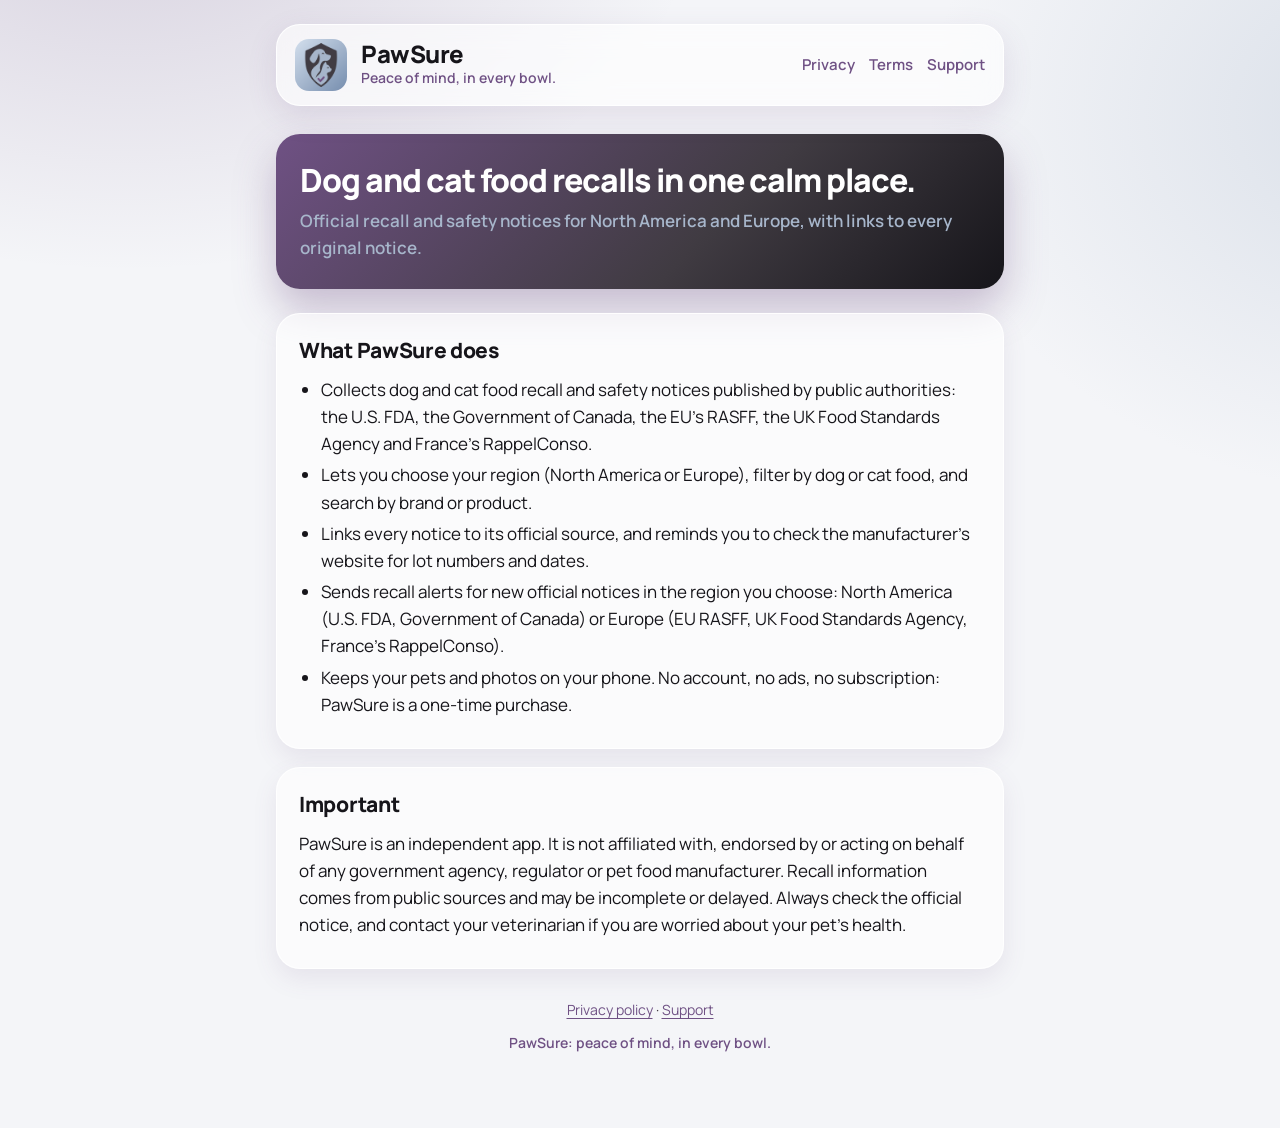
<file: index.html>
<!doctype html>
<html lang="en">
<head>
  <meta charset="utf-8">
  <meta name="viewport" content="width=device-width, initial-scale=1">
  <title>PawSure</title>
  <meta name="description" content="PawSure: dog and cat food recall notices for North America and Europe, from official sources.">
  <link rel="icon" href="images/pawsure-icon.png">
  <link rel="stylesheet" href="styles.css">
</head>
<body>
<div class="wrap">
  <header class="site">
    <img src="images/pawsure-icon.png" alt="PawSure logo">
    <div><div class="name">PawSure</div><div class="tag">Peace of mind, in every bowl.</div></div>
    <nav class="site"><a href="privacy.html">Privacy</a><a href="terms.html">Terms</a><a href="support.html">Support</a></nav>
  </header>

  <section class="hero">
    <h1>Dog and cat food recalls in one calm place.</h1>
    <p>Official recall and safety notices for North America and Europe, with links to every original notice.</p>
  </section>

  <section class="card">
    <h2>What PawSure does</h2>
    <ul>
      <li>Collects dog and cat food recall and safety notices published by public authorities: the U.S. FDA, the Government of Canada, the EU's RASFF, the UK Food Standards Agency and France's RappelConso.</li>
      <li>Lets you choose your region (North America or Europe), filter by dog or cat food, and search by brand or product.</li>
      <li>Links every notice to its official source, and reminds you to check the manufacturer's website for lot numbers and dates.</li>
      <li>Sends recall alerts for new official notices in the region you choose: North America (U.S. FDA, Government of Canada) or Europe (EU RASFF, UK Food Standards Agency, France's RappelConso).</li>
      <li>Keeps your pets and photos on your phone. No account, no ads, no subscription: PawSure is a one-time purchase.</li>
    </ul>
  </section>

  <section class="card">
    <h2>Important</h2>
    <p>PawSure is an independent app. It is not affiliated with, endorsed by or acting on behalf of any government agency, regulator or pet food manufacturer. Recall information comes from public sources and may be incomplete or delayed. Always check the official notice, and contact your veterinarian if you are worried about your pet's health.</p>
  </section>

  <footer class="site">
    <p><a href="privacy.html">Privacy policy</a> · <a href="support.html">Support</a></p>
    <p class="slogan">PawSure: peace of mind, in every bowl.</p>
  </footer>
</div>
</body>
</html>
</file>
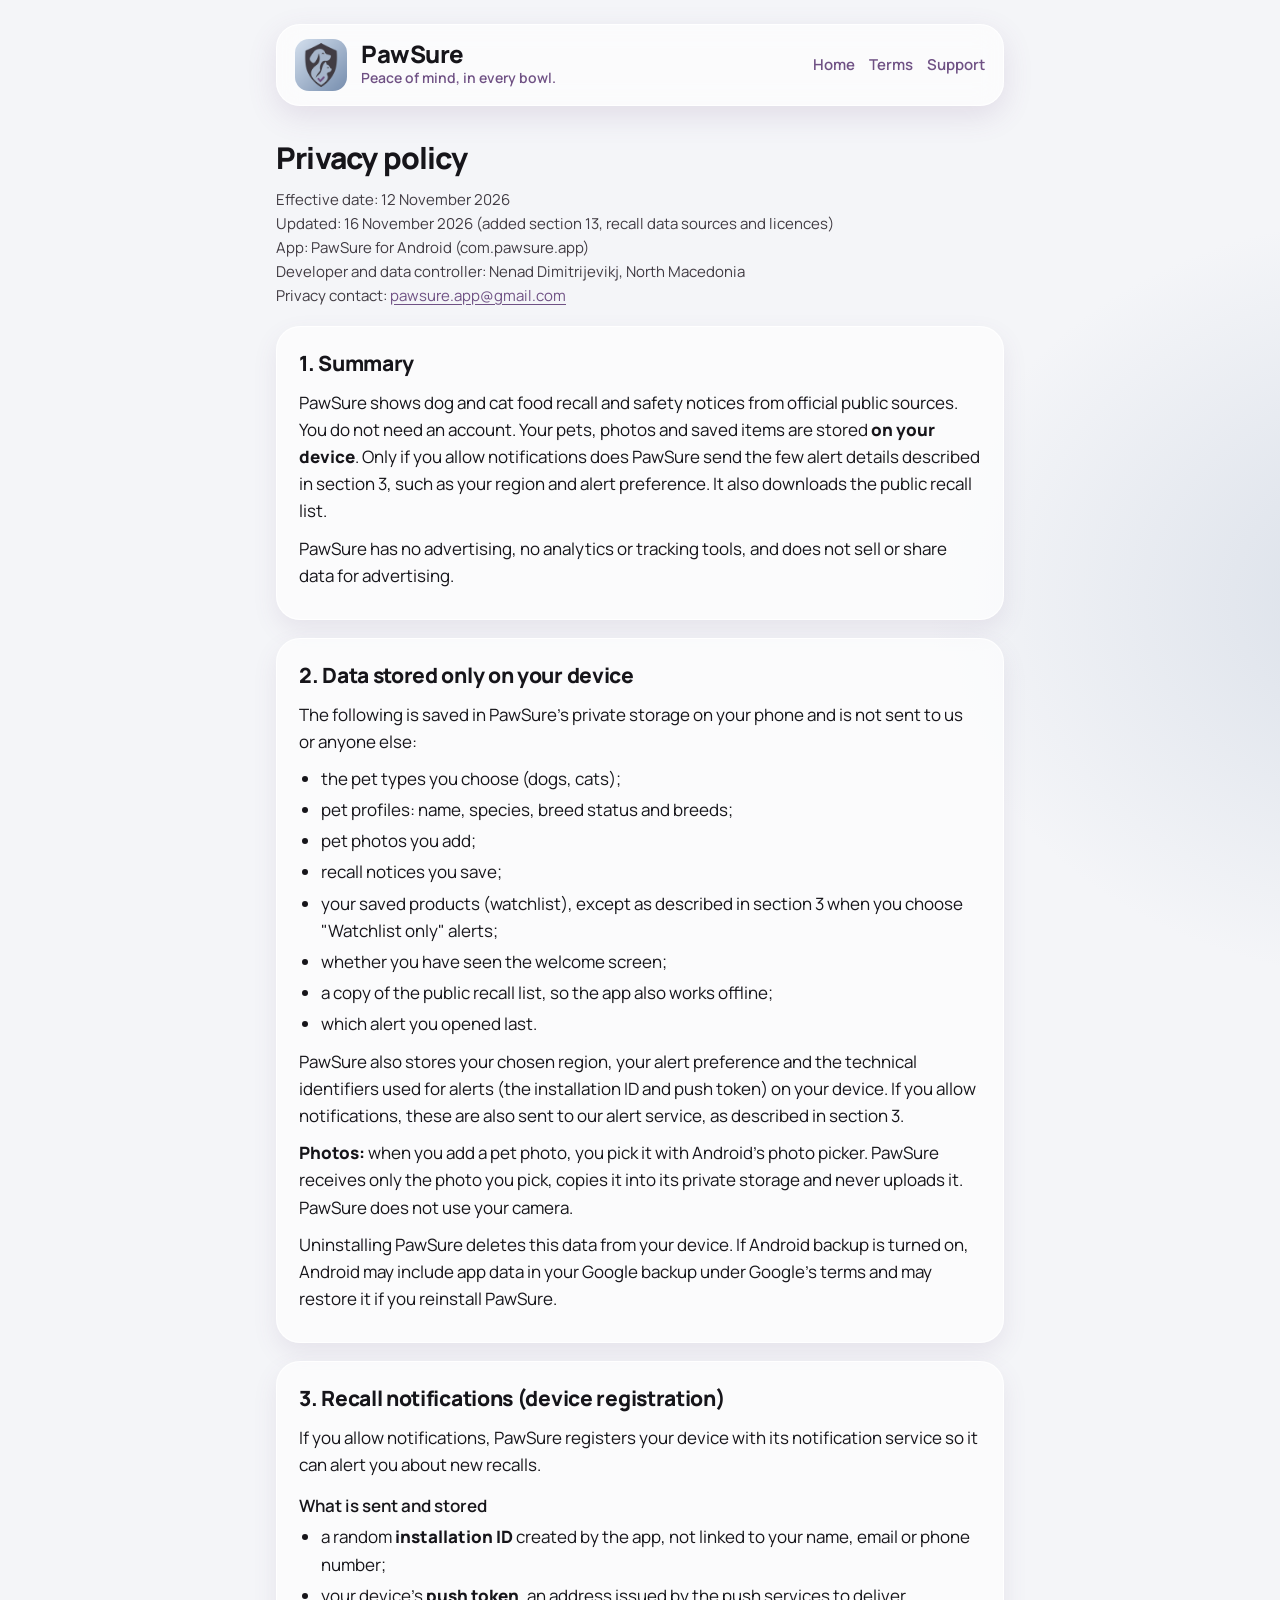
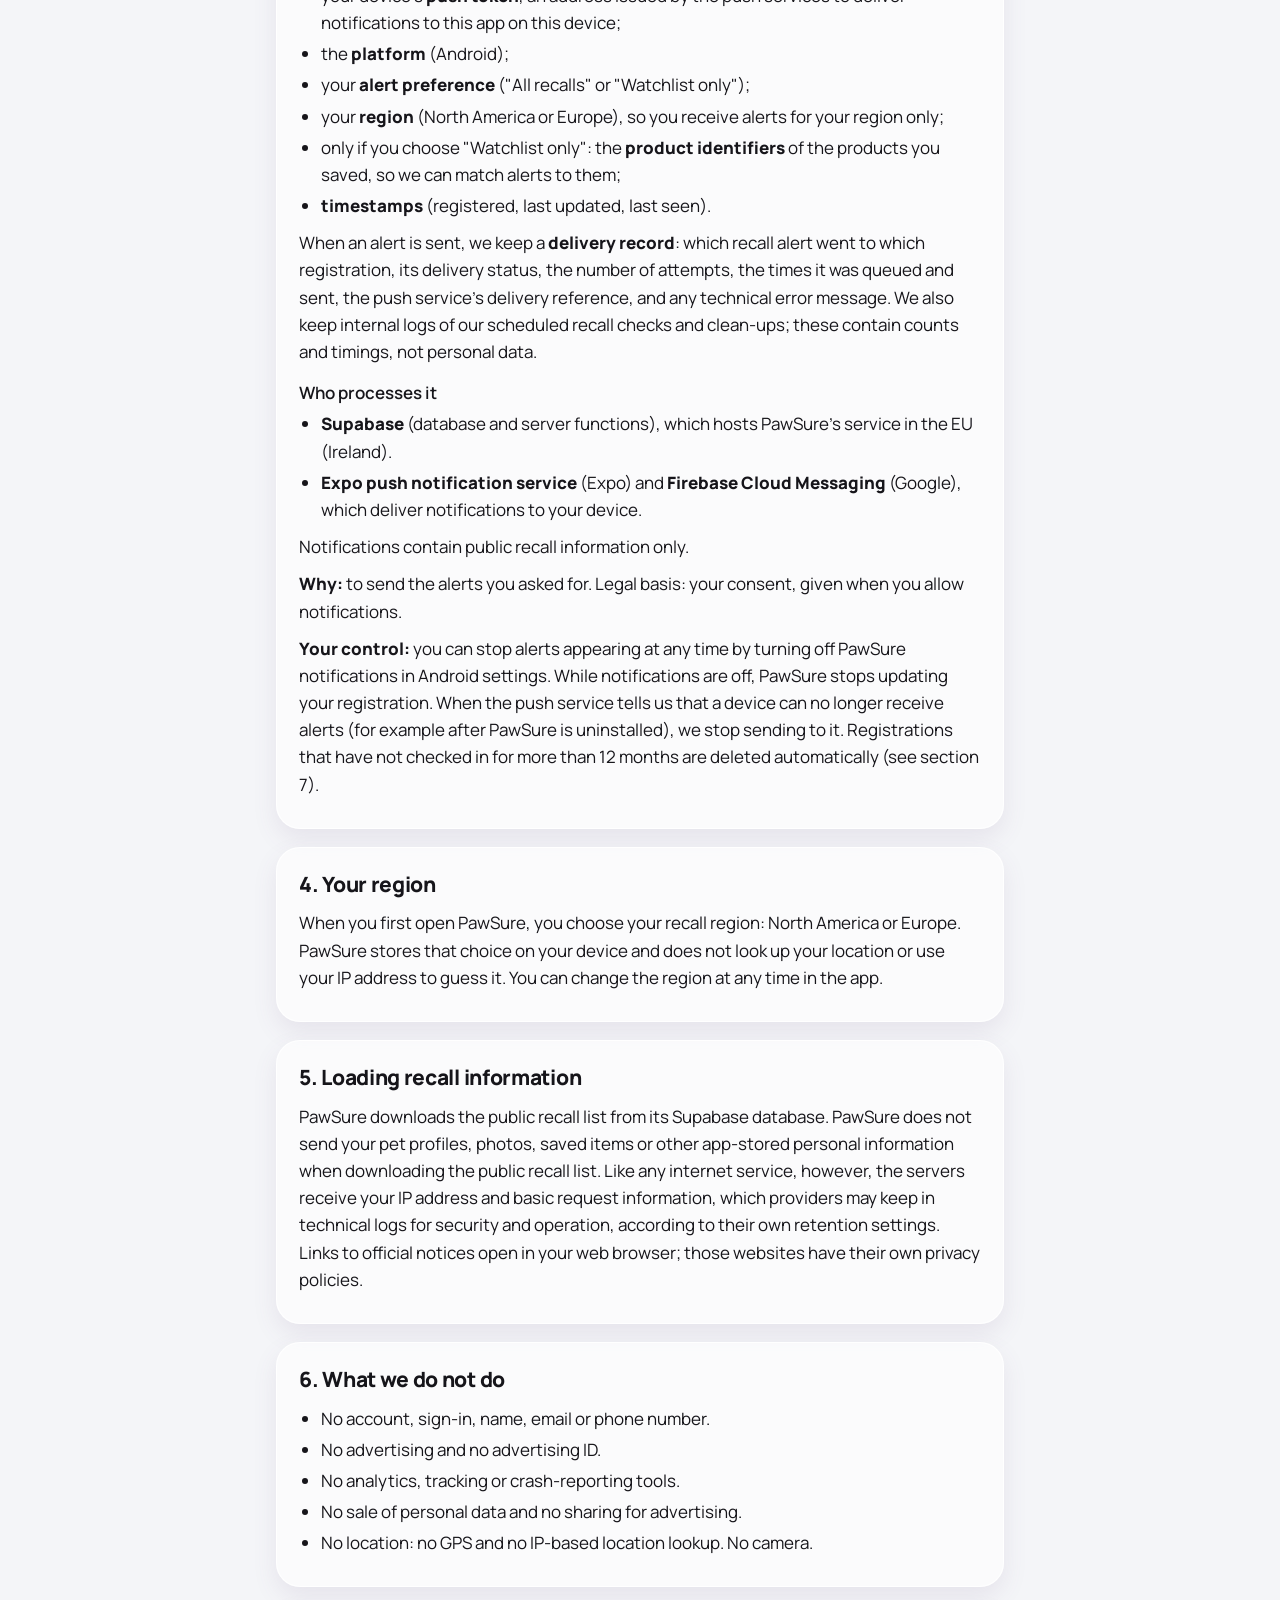
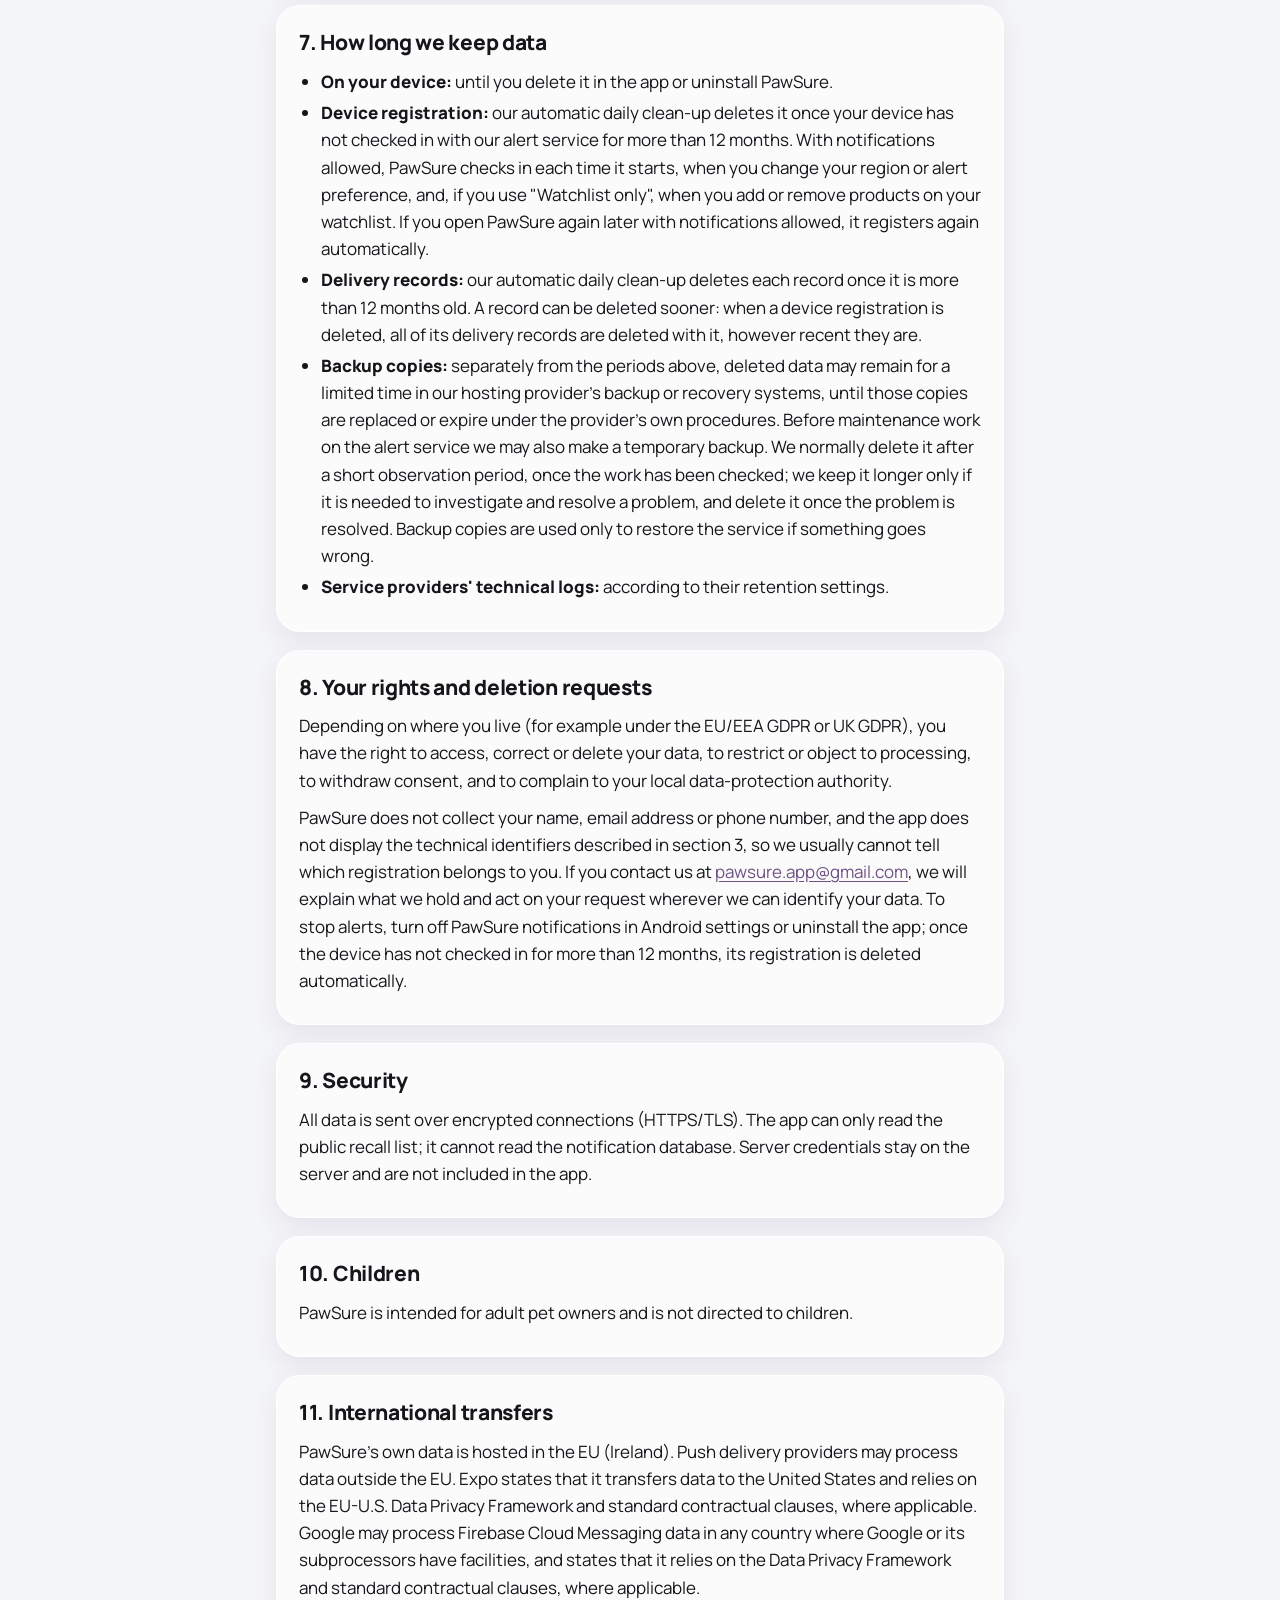
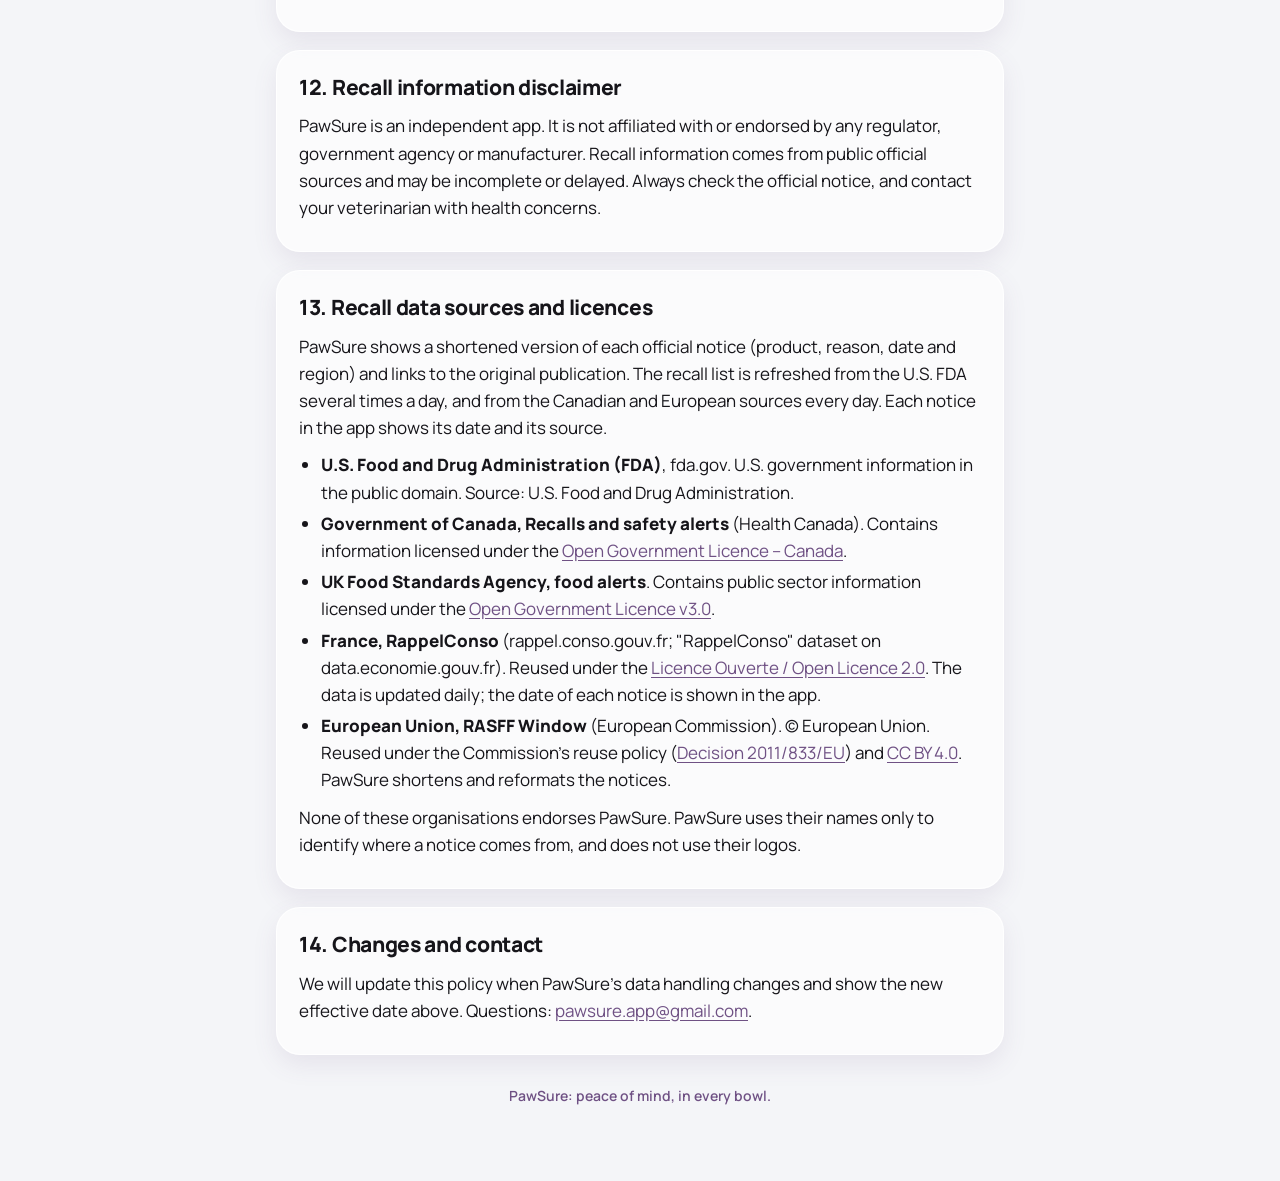
<file: privacy.html>
<!doctype html>
<html lang="en">
<head>
  <meta charset="utf-8">
  <meta name="viewport" content="width=device-width, initial-scale=1">
  <title>PawSure Privacy Policy</title>
  <meta name="description" content="How the PawSure app handles your data.">
  <link rel="icon" href="images/pawsure-icon.png">
  <link rel="stylesheet" href="styles.css">
</head>
<body>
<div class="wrap">
  <header class="site">
    <img src="images/pawsure-icon.png" alt="PawSure logo">
    <div><div class="name">PawSure</div><div class="tag">Peace of mind, in every bowl.</div></div>
    <nav class="site"><a href="index.html">Home</a><a href="terms.html">Terms</a><a href="support.html">Support</a></nav>
  </header>

  <h1 class="page">Privacy policy</h1>
  <p class="meta">
    Effective date: 12 November 2026<br>
    Updated: 16 November 2026 (added section 13, recall data sources and licences)<br>
    App: PawSure for Android (com.pawsure.app)<br>
    Developer and data controller: Nenad Dimitrijevikj, North Macedonia<br>
    Privacy contact: <a href="mailto:pawsure.app@gmail.com">pawsure.app@gmail.com</a>
  </p>

  <section class="card">
    <h2>1. Summary</h2>
    <p>PawSure shows dog and cat food recall and safety notices from official public sources. You do not need an account. Your pets, photos and saved items are stored <strong>on your device</strong>. Only if you allow notifications does PawSure send the few alert details described in section 3, such as your region and alert preference. It also downloads the public recall list.</p>
    <p>PawSure has no advertising, no analytics or tracking tools, and does not sell or share data for advertising.</p>
  </section>

  <section class="card">
    <h2>2. Data stored only on your device</h2>
    <p>The following is saved in PawSure's private storage on your phone and is not sent to us or anyone else:</p>
    <ul>
      <li>the pet types you choose (dogs, cats);</li>
      <li>pet profiles: name, species, breed status and breeds;</li>
      <li>pet photos you add;</li>
      <li>recall notices you save;</li>
      <li>your saved products (watchlist), except as described in section 3 when you choose "Watchlist only" alerts;</li>
      <li>whether you have seen the welcome screen;</li>
      <li>a copy of the public recall list, so the app also works offline;</li>
      <li>which alert you opened last.</li>
    </ul>
    <p>PawSure also stores your chosen region, your alert preference and the technical identifiers used for alerts (the installation ID and push token) on your device. If you allow notifications, these are also sent to our alert service, as described in section 3.</p>
    <p><strong>Photos:</strong> when you add a pet photo, you pick it with Android's photo picker. PawSure receives only the photo you pick, copies it into its private storage and never uploads it. PawSure does not use your camera.</p>
    <p>Uninstalling PawSure deletes this data from your device. If Android backup is turned on, Android may include app data in your Google backup under Google's terms and may restore it if you reinstall PawSure.</p>
  </section>

  <section class="card">
    <h2>3. Recall notifications (device registration)</h2>
    <p>If you allow notifications, PawSure registers your device with its notification service so it can alert you about new recalls.</p>
    <h3>What is sent and stored</h3>
    <ul>
      <li>a random <strong>installation ID</strong> created by the app, not linked to your name, email or phone number;</li>
      <li>your device's <strong>push token</strong>, an address issued by the push services to deliver notifications to this app on this device;</li>
      <li>the <strong>platform</strong> (Android);</li>
      <li>your <strong>alert preference</strong> ("All recalls" or "Watchlist only");</li>
      <li>your <strong>region</strong> (North America or Europe), so you receive alerts for your region only;</li>
      <li>only if you choose "Watchlist only": the <strong>product identifiers</strong> of the products you saved, so we can match alerts to them;</li>
      <li><strong>timestamps</strong> (registered, last updated, last seen).</li>
    </ul>
    <p>When an alert is sent, we keep a <strong>delivery record</strong>: which recall alert went to which registration, its delivery status, the number of attempts, the times it was queued and sent, the push service's delivery reference, and any technical error message. We also keep internal logs of our scheduled recall checks and clean-ups; these contain counts and timings, not personal data.</p>
    <h3>Who processes it</h3>
    <ul>
      <li><strong>Supabase</strong> (database and server functions), which hosts PawSure's service in the EU (Ireland).</li>
      <li><strong>Expo push notification service</strong> (Expo) and <strong>Firebase Cloud Messaging</strong> (Google), which deliver notifications to your device.</li>
    </ul>
    <p>Notifications contain public recall information only.</p>
    <p><strong>Why:</strong> to send the alerts you asked for. Legal basis: your consent, given when you allow notifications.</p>
    <p><strong>Your control:</strong> you can stop alerts appearing at any time by turning off PawSure notifications in Android settings. While notifications are off, PawSure stops updating your registration. When the push service tells us that a device can no longer receive alerts (for example after PawSure is uninstalled), we stop sending to it. Registrations that have not checked in for more than 12 months are deleted automatically (see section 7).</p>
  </section>

  <section class="card">
    <h2>4. Your region</h2>
    <p>When you first open PawSure, you choose your recall region: North America or Europe. PawSure stores that choice on your device and does not look up your location or use your IP address to guess it. You can change the region at any time in the app.</p>
  </section>

  <section class="card">
    <h2>5. Loading recall information</h2>
    <p>PawSure downloads the public recall list from its Supabase database. PawSure does not send your pet profiles, photos, saved items or other app-stored personal information when downloading the public recall list. Like any internet service, however, the servers receive your IP address and basic request information, which providers may keep in technical logs for security and operation, according to their own retention settings. Links to official notices open in your web browser; those websites have their own privacy policies.</p>
  </section>

  <section class="card">
    <h2>6. What we do not do</h2>
    <ul>
      <li>No account, sign-in, name, email or phone number.</li>
      <li>No advertising and no advertising ID.</li>
      <li>No analytics, tracking or crash-reporting tools.</li>
      <li>No sale of personal data and no sharing for advertising.</li>
      <li>No location: no GPS and no IP-based location lookup. No camera.</li>
    </ul>
  </section>

  <section class="card">
    <h2>7. How long we keep data</h2>
    <ul>
      <li><strong>On your device:</strong> until you delete it in the app or uninstall PawSure.</li>
      <li><strong>Device registration:</strong> our automatic daily clean-up deletes it once your device has not checked in with our alert service for more than 12 months. With notifications allowed, PawSure checks in each time it starts, when you change your region or alert preference, and, if you use "Watchlist only", when you add or remove products on your watchlist. If you open PawSure again later with notifications allowed, it registers again automatically.</li>
      <li><strong>Delivery records:</strong> our automatic daily clean-up deletes each record once it is more than 12 months old. A record can be deleted sooner: when a device registration is deleted, all of its delivery records are deleted with it, however recent they are.</li>
      <li><strong>Backup copies:</strong> separately from the periods above, deleted data may remain for a limited time in our hosting provider's backup or recovery systems, until those copies are replaced or expire under the provider's own procedures. Before maintenance work on the alert service we may also make a temporary backup. We normally delete it after a short observation period, once the work has been checked; we keep it longer only if it is needed to investigate and resolve a problem, and delete it once the problem is resolved. Backup copies are used only to restore the service if something goes wrong.</li>
      <li><strong>Service providers' technical logs:</strong> according to their retention settings.</li>
    </ul>
  </section>

  <section class="card">
    <h2>8. Your rights and deletion requests</h2>
    <p>Depending on where you live (for example under the EU/EEA GDPR or UK GDPR), you have the right to access, correct or delete your data, to restrict or object to processing, to withdraw consent, and to complain to your local data-protection authority.</p>
    <p>PawSure does not collect your name, email address or phone number, and the app does not display the technical identifiers described in section 3, so we usually cannot tell which registration belongs to you. If you contact us at <a href="mailto:pawsure.app@gmail.com">pawsure.app@gmail.com</a>, we will explain what we hold and act on your request wherever we can identify your data. To stop alerts, turn off PawSure notifications in Android settings or uninstall the app; once the device has not checked in for more than 12 months, its registration is deleted automatically.</p>
  </section>

  <section class="card">
    <h2>9. Security</h2>
    <p>All data is sent over encrypted connections (HTTPS/TLS). The app can only read the public recall list; it cannot read the notification database. Server credentials stay on the server and are not included in the app.</p>
  </section>

  <section class="card">
    <h2>10. Children</h2>
    <p>PawSure is intended for adult pet owners and is not directed to children.</p>
  </section>

  <section class="card">
    <h2>11. International transfers</h2>
    <p>PawSure's own data is hosted in the EU (Ireland). Push delivery providers may process data outside the EU. Expo states that it transfers data to the United States and relies on the EU-U.S. Data Privacy Framework and standard contractual clauses, where applicable. Google may process Firebase Cloud Messaging data in any country where Google or its subprocessors have facilities, and states that it relies on the Data Privacy Framework and standard contractual clauses, where applicable.</p>
  </section>

  <section class="card">
    <h2>12. Recall information disclaimer</h2>
    <p>PawSure is an independent app. It is not affiliated with or endorsed by any regulator, government agency or manufacturer. Recall information comes from public official sources and may be incomplete or delayed. Always check the official notice, and contact your veterinarian with health concerns.</p>
  </section>

  <section class="card" id="sources">
    <h2>13. Recall data sources and licences</h2>
    <p>PawSure shows a shortened version of each official notice (product, reason, date and region) and links to the original publication. The recall list is refreshed from the U.S. FDA several times a day, and from the Canadian and European sources every day. Each notice in the app shows its date and its source.</p>
    <ul>
      <li><strong>U.S. Food and Drug Administration (FDA)</strong>, fda.gov. U.S. government information in the public domain. Source: U.S. Food and Drug Administration.</li>
      <li><strong>Government of Canada, Recalls and safety alerts</strong> (Health Canada). Contains information licensed under the <a href="https://open.canada.ca/en/open-government-licence-canada">Open Government Licence – Canada</a>.</li>
      <li><strong>UK Food Standards Agency, food alerts</strong>. Contains public sector information licensed under the <a href="https://www.nationalarchives.gov.uk/doc/open-government-licence/version/3/">Open Government Licence v3.0</a>.</li>
      <li><strong>France, RappelConso</strong> (rappel.conso.gouv.fr; "RappelConso" dataset on data.economie.gouv.fr). Reused under the <a href="https://github.com/etalab/licence-ouverte/blob/master/LO.md">Licence Ouverte / Open Licence 2.0</a>. The data is updated daily; the date of each notice is shown in the app.</li>
      <li><strong>European Union, RASFF Window</strong> (European Commission). © European Union. Reused under the Commission's reuse policy (<a href="https://eur-lex.europa.eu/legal-content/EN/TXT/?uri=CELEX:32011D0833">Decision 2011/833/EU</a>) and <a href="https://creativecommons.org/licenses/by/4.0/">CC BY 4.0</a>. PawSure shortens and reformats the notices.</li>
    </ul>
    <p>None of these organisations endorses PawSure. PawSure uses their names only to identify where a notice comes from, and does not use their logos.</p>
  </section>

  <section class="card">
    <h2>14. Changes and contact</h2>
    <p>We will update this policy when PawSure's data handling changes and show the new effective date above. Questions: <a href="mailto:pawsure.app@gmail.com">pawsure.app@gmail.com</a>.</p>
  </section>

  <footer class="site"><p class="slogan">PawSure: peace of mind, in every bowl.</p></footer>
</div>
</body>
</html>
</file>
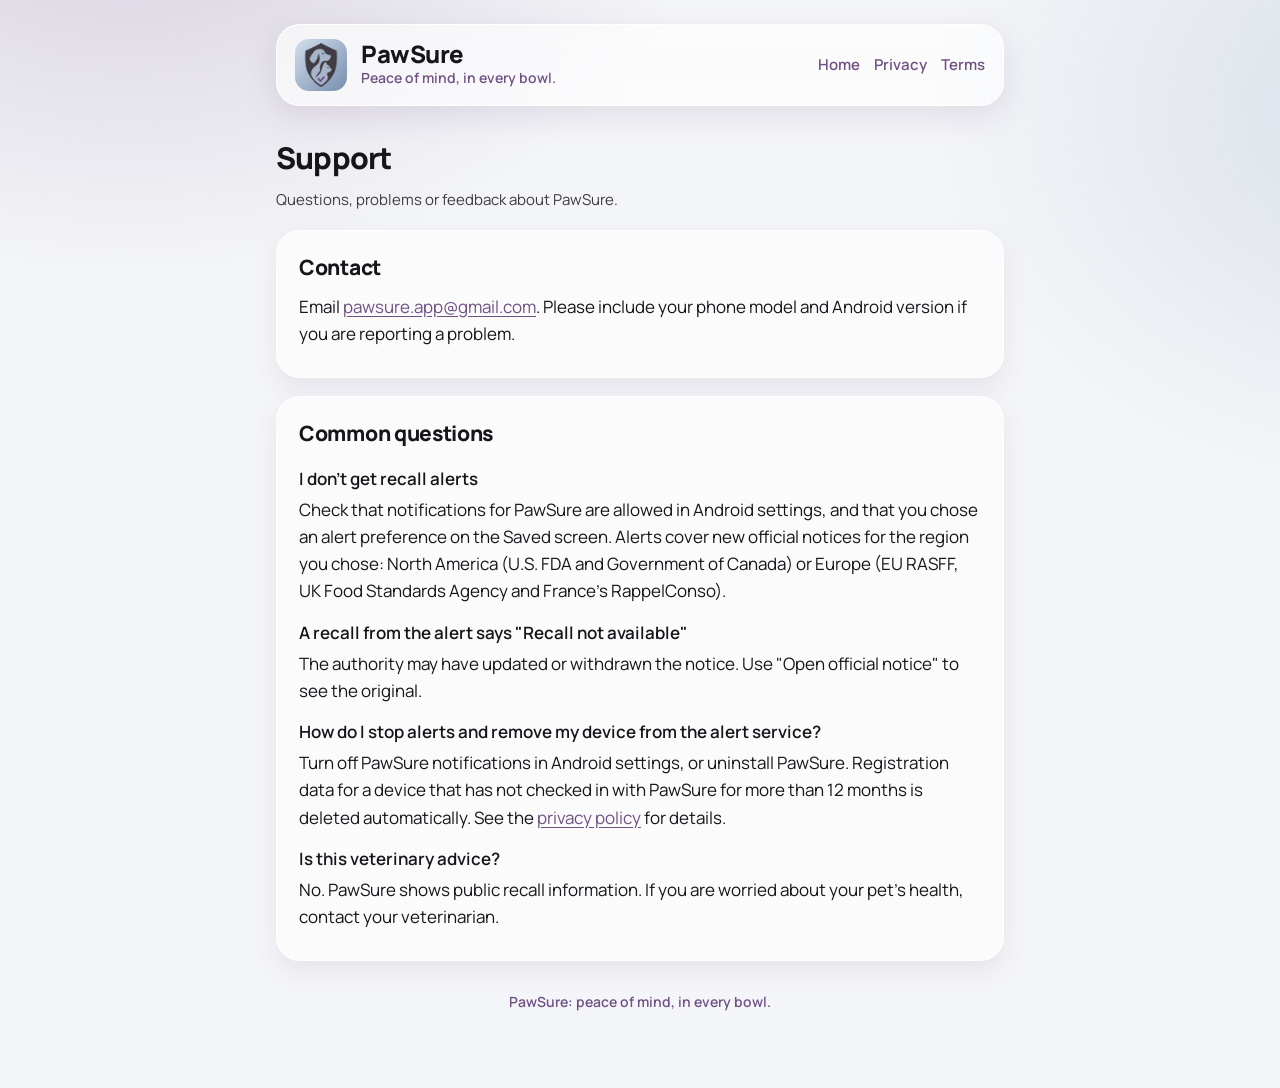
<file: support.html>
<!doctype html>
<html lang="en">
<head>
  <meta charset="utf-8">
  <meta name="viewport" content="width=device-width, initial-scale=1">
  <title>PawSure Support</title>
  <link rel="icon" href="images/pawsure-icon.png">
  <link rel="stylesheet" href="styles.css">
</head>
<body>
<div class="wrap">
  <header class="site">
    <img src="images/pawsure-icon.png" alt="PawSure logo">
    <div><div class="name">PawSure</div><div class="tag">Peace of mind, in every bowl.</div></div>
    <nav class="site"><a href="index.html">Home</a><a href="privacy.html">Privacy</a><a href="terms.html">Terms</a></nav>
  </header>

  <h1 class="page">Support</h1>
  <p class="meta">Questions, problems or feedback about PawSure.</p>

  <section class="card">
    <h2>Contact</h2>
    <p>Email <a href="mailto:pawsure.app@gmail.com">pawsure.app@gmail.com</a>. Please include your phone model and Android version if you are reporting a problem.</p>
  </section>

  <section class="card">
    <h2>Common questions</h2>
    <h3>I don't get recall alerts</h3>
    <p>Check that notifications for PawSure are allowed in Android settings, and that you chose an alert preference on the Saved screen. Alerts cover new official notices for the region you chose: North America (U.S. FDA and Government of Canada) or Europe (EU RASFF, UK Food Standards Agency and France's RappelConso).</p>
    <h3>A recall from the alert says "Recall not available"</h3>
    <p>The authority may have updated or withdrawn the notice. Use "Open official notice" to see the original.</p>
    <h3>How do I stop alerts and remove my device from the alert service?</h3>
    <p>Turn off PawSure notifications in Android settings, or uninstall PawSure. Registration data for a device that has not checked in with PawSure for more than 12 months is deleted automatically. See the <a href="privacy.html">privacy policy</a> for details.</p>
    <h3>Is this veterinary advice?</h3>
    <p>No. PawSure shows public recall information. If you are worried about your pet's health, contact your veterinarian.</p>
  </section>

  <footer class="site"><p class="slogan">PawSure: peace of mind, in every bowl.</p></footer>
</div>
</body>
</html>
</file>
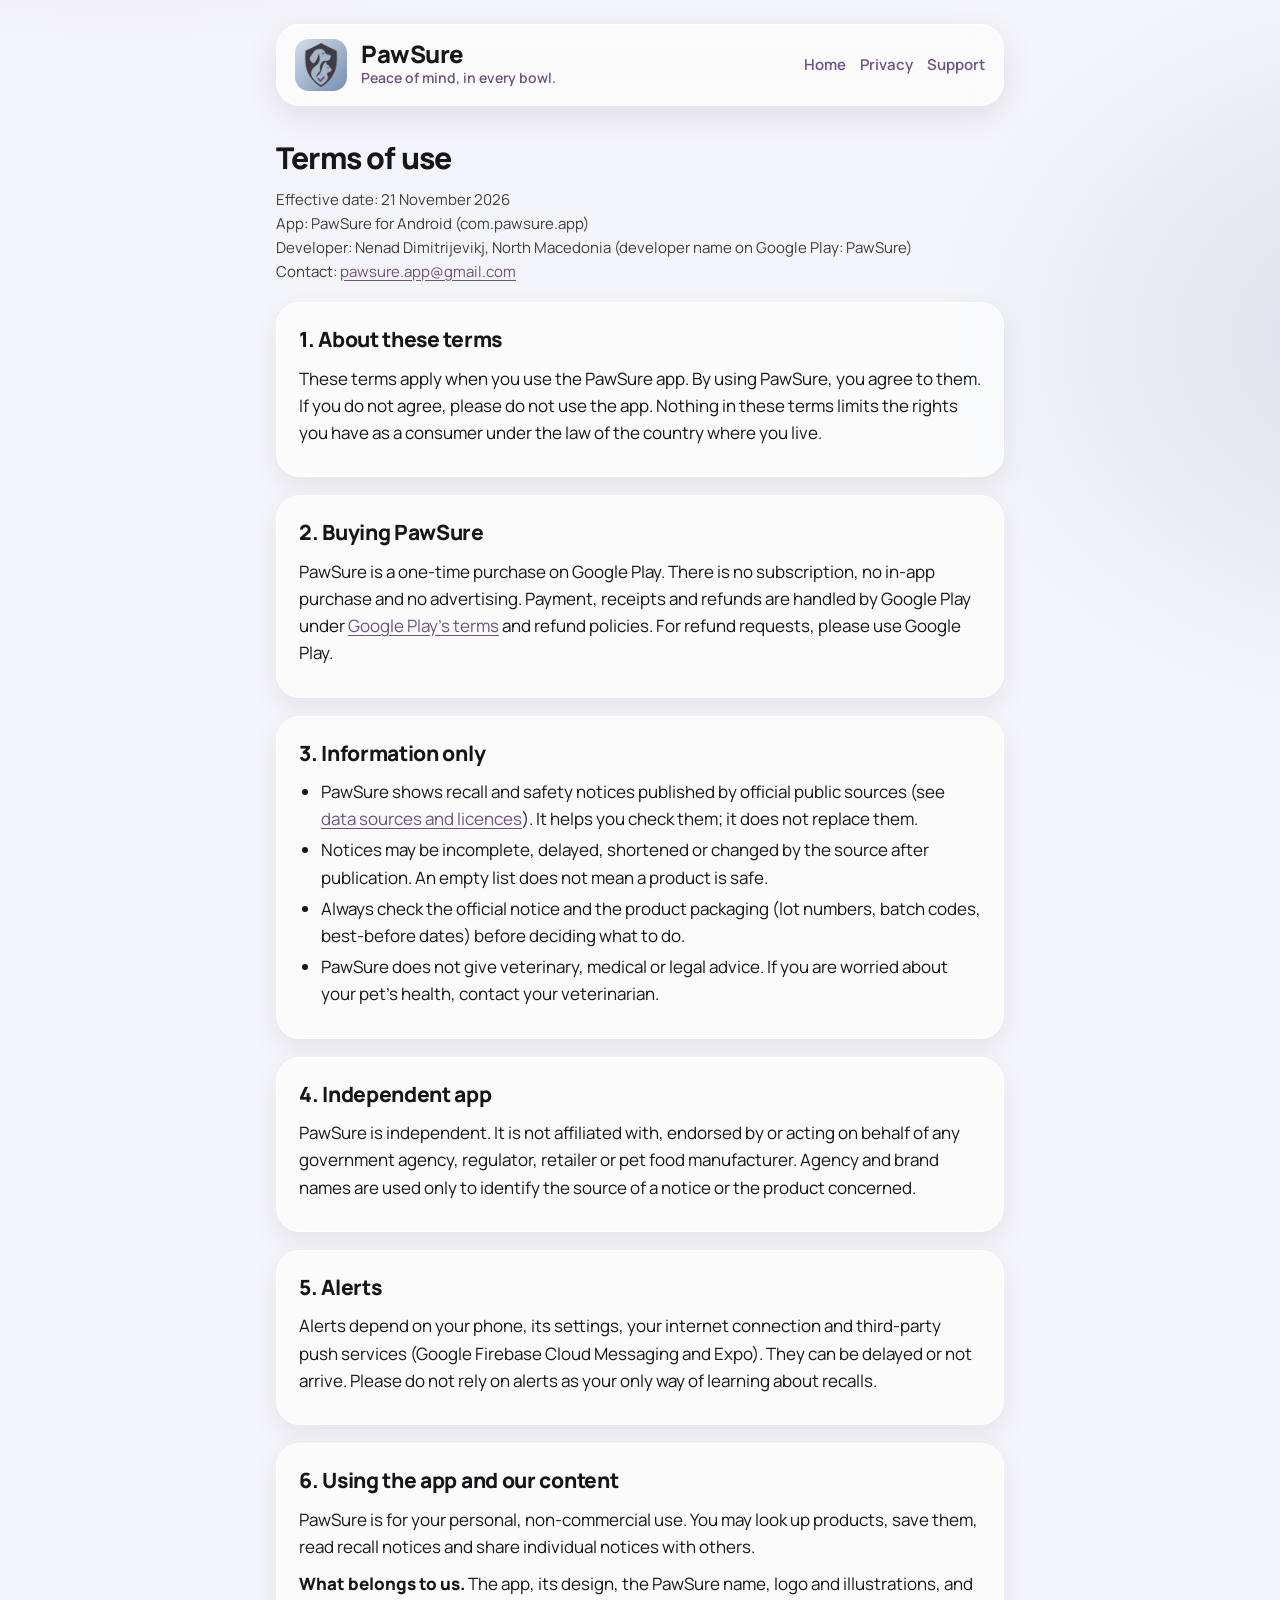
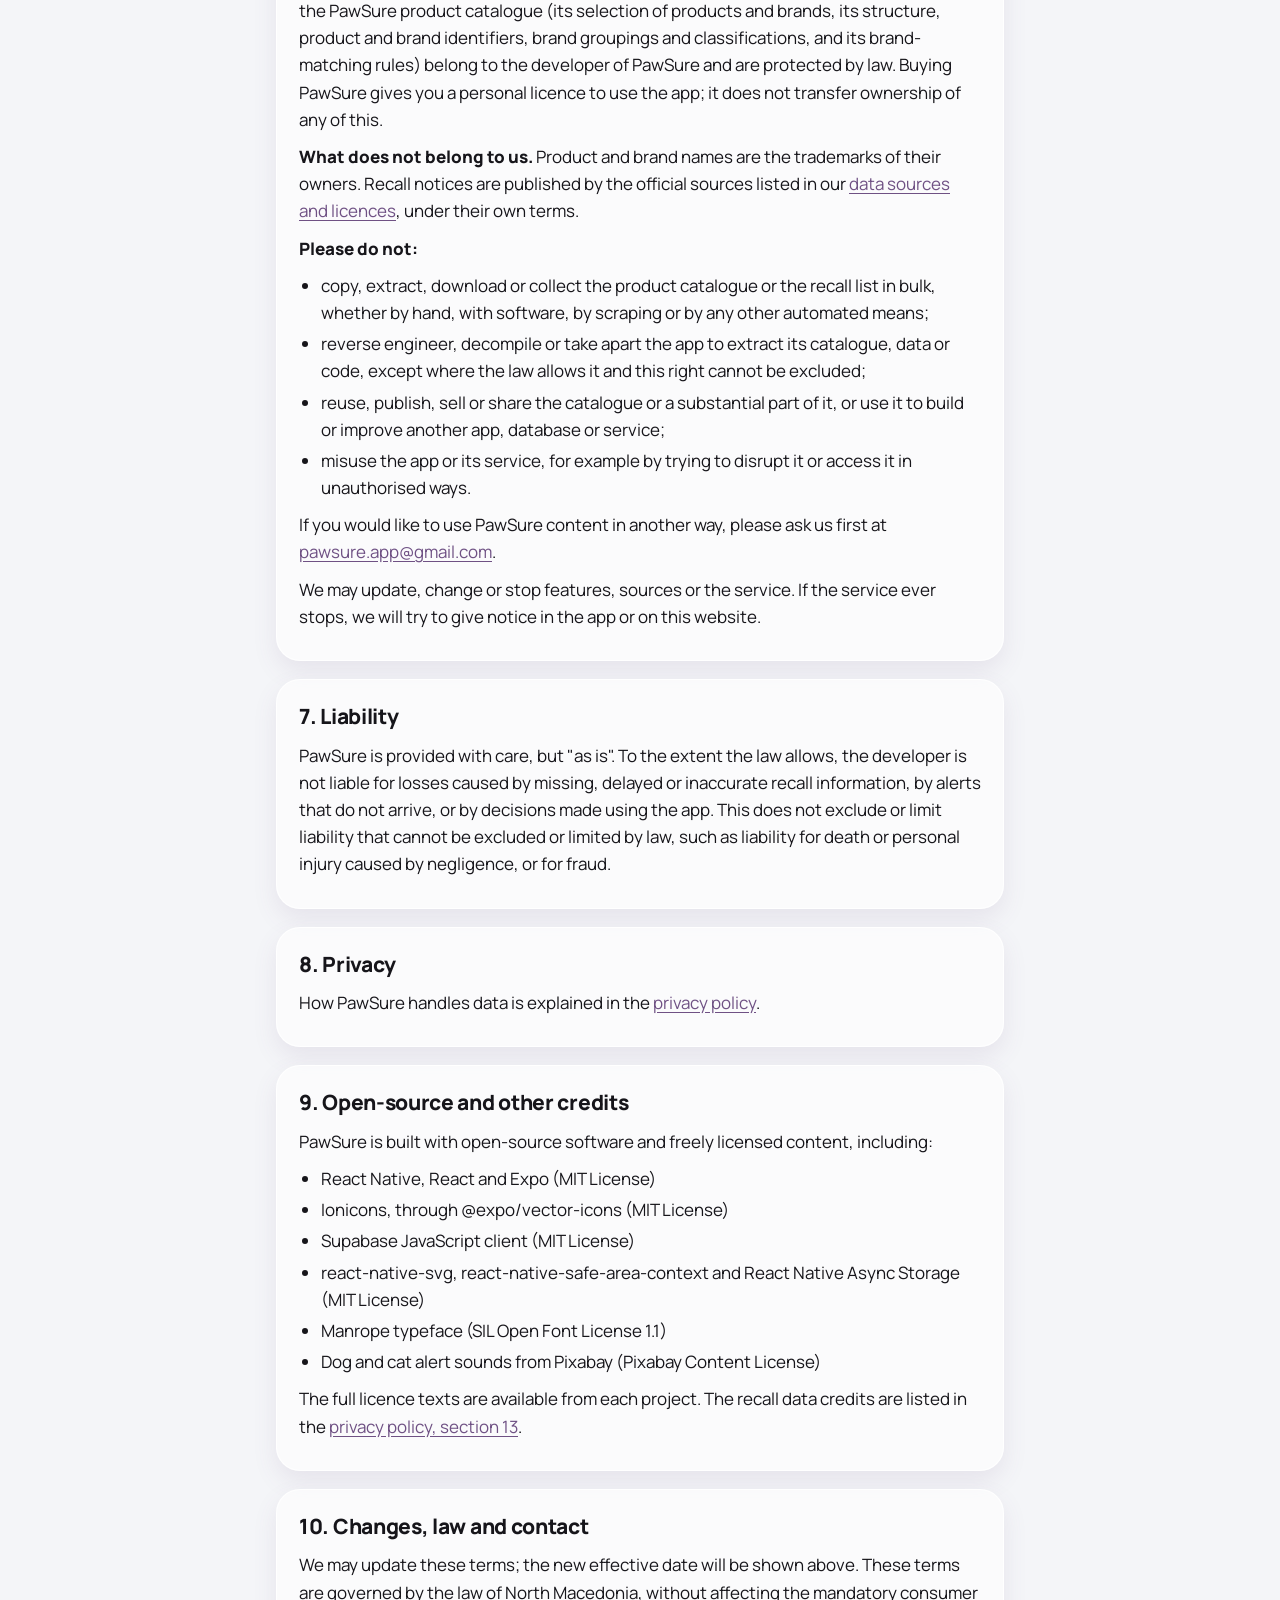
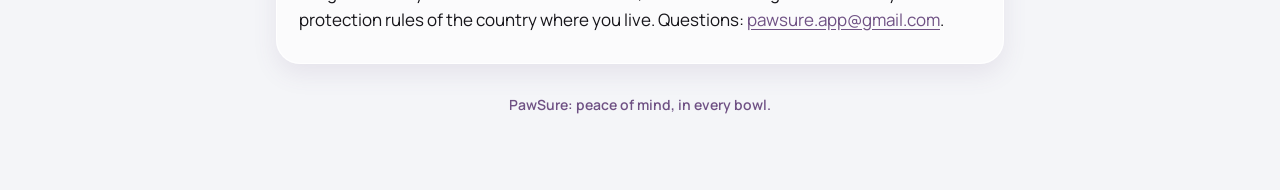
<file: terms.html>
<!doctype html>
<html lang="en">
<head>
  <meta charset="utf-8">
  <meta name="viewport" content="width=device-width, initial-scale=1">
  <title>PawSure Terms of Use</title>
  <meta name="description" content="Terms of use for the PawSure app, recall data sources and open-source credits.">
  <link rel="icon" href="images/pawsure-icon.png">
  <link rel="stylesheet" href="styles.css">
</head>
<body>
<div class="wrap">
  <header class="site">
    <img src="images/pawsure-icon.png" alt="PawSure logo">
    <div><div class="name">PawSure</div><div class="tag">Peace of mind, in every bowl.</div></div>
    <nav class="site"><a href="index.html">Home</a><a href="privacy.html">Privacy</a><a href="support.html">Support</a></nav>
  </header>

  <h1 class="page">Terms of use</h1>
  <p class="meta">
    Effective date: 21 November 2026<br>
    App: PawSure for Android (com.pawsure.app)<br>
    Developer: Nenad Dimitrijevikj, North Macedonia (developer name on Google Play: PawSure)<br>
    Contact: <a href="mailto:pawsure.app@gmail.com">pawsure.app@gmail.com</a>
  </p>

  <section class="card">
    <h2>1. About these terms</h2>
    <p>These terms apply when you use the PawSure app. By using PawSure, you agree to them. If you do not agree, please do not use the app. Nothing in these terms limits the rights you have as a consumer under the law of the country where you live.</p>
  </section>

  <section class="card">
    <h2>2. Buying PawSure</h2>
    <p>PawSure is a one-time purchase on Google Play. There is no subscription, no in-app purchase and no advertising. Payment, receipts and refunds are handled by Google Play under <a href="https://play.google.com/about/play-terms/">Google Play's terms</a> and refund policies. For refund requests, please use Google Play.</p>
  </section>

  <section class="card">
    <h2>3. Information only</h2>
    <ul>
      <li>PawSure shows recall and safety notices published by official public sources (see <a href="privacy.html#sources">data sources and licences</a>). It helps you check them; it does not replace them.</li>
      <li>Notices may be incomplete, delayed, shortened or changed by the source after publication. An empty list does not mean a product is safe.</li>
      <li>Always check the official notice and the product packaging (lot numbers, batch codes, best-before dates) before deciding what to do.</li>
      <li>PawSure does not give veterinary, medical or legal advice. If you are worried about your pet's health, contact your veterinarian.</li>
    </ul>
  </section>

  <section class="card">
    <h2>4. Independent app</h2>
    <p>PawSure is independent. It is not affiliated with, endorsed by or acting on behalf of any government agency, regulator, retailer or pet food manufacturer. Agency and brand names are used only to identify the source of a notice or the product concerned.</p>
  </section>

  <section class="card">
    <h2>5. Alerts</h2>
    <p>Alerts depend on your phone, its settings, your internet connection and third-party push services (Google Firebase Cloud Messaging and Expo). They can be delayed or not arrive. Please do not rely on alerts as your only way of learning about recalls.</p>
  </section>

  <section class="card">
    <h2>6. Using the app and our content</h2>
    <p>PawSure is for your personal, non-commercial use. You may look up products, save them, read recall notices and share individual notices with others.</p>
    <p><strong>What belongs to us.</strong> The app, its design, the PawSure name, logo and illustrations, and the PawSure product catalogue (its selection of products and brands, its structure, product and brand identifiers, brand groupings and classifications, and its brand-matching rules) belong to the developer of PawSure and are protected by law. Buying PawSure gives you a personal licence to use the app; it does not transfer ownership of any of this.</p>
    <p><strong>What does not belong to us.</strong> Product and brand names are the trademarks of their owners. Recall notices are published by the official sources listed in our <a href="privacy.html#sources">data sources and licences</a>, under their own terms.</p>
    <p><strong>Please do not:</strong></p>
    <ul>
      <li>copy, extract, download or collect the product catalogue or the recall list in bulk, whether by hand, with software, by scraping or by any other automated means;</li>
      <li>reverse engineer, decompile or take apart the app to extract its catalogue, data or code, except where the law allows it and this right cannot be excluded;</li>
      <li>reuse, publish, sell or share the catalogue or a substantial part of it, or use it to build or improve another app, database or service;</li>
      <li>misuse the app or its service, for example by trying to disrupt it or access it in unauthorised ways.</li>
    </ul>
    <p>If you would like to use PawSure content in another way, please ask us first at <a href="mailto:pawsure.app@gmail.com">pawsure.app@gmail.com</a>.</p>
    <p>We may update, change or stop features, sources or the service. If the service ever stops, we will try to give notice in the app or on this website.</p>
  </section>

  <section class="card">
    <h2>7. Liability</h2>
    <p>PawSure is provided with care, but "as is". To the extent the law allows, the developer is not liable for losses caused by missing, delayed or inaccurate recall information, by alerts that do not arrive, or by decisions made using the app. This does not exclude or limit liability that cannot be excluded or limited by law, such as liability for death or personal injury caused by negligence, or for fraud.</p>
  </section>

  <section class="card">
    <h2>8. Privacy</h2>
    <p>How PawSure handles data is explained in the <a href="privacy.html">privacy policy</a>.</p>
  </section>

  <section class="card">
    <h2>9. Open-source and other credits</h2>
    <p>PawSure is built with open-source software and freely licensed content, including:</p>
    <ul>
      <li>React Native, React and Expo (MIT License)</li>
      <li>Ionicons, through @expo/vector-icons (MIT License)</li>
      <li>Supabase JavaScript client (MIT License)</li>
      <li>react-native-svg, react-native-safe-area-context and React Native Async Storage (MIT License)</li>
      <li>Manrope typeface (SIL Open Font License 1.1)</li>
      <li>Dog and cat alert sounds from Pixabay (Pixabay Content License)</li>
    </ul>
    <p>The full licence texts are available from each project. The recall data credits are listed in the <a href="privacy.html#sources">privacy policy, section 13</a>.</p>
  </section>

  <section class="card">
    <h2>10. Changes, law and contact</h2>
    <p>We may update these terms; the new effective date will be shown above. These terms are governed by the law of North Macedonia, without affecting the mandatory consumer protection rules of the country where you live. Questions: <a href="mailto:pawsure.app@gmail.com">pawsure.app@gmail.com</a>.</p>
  </section>

  <footer class="site"><p class="slogan">PawSure: peace of mind, in every bowl.</p></footer>
</div>
</body>
</html>
</file>
<file: styles.css>
/* PawSure website: brand palette and Manrope (bundled locally; no third-party font requests). */
@font-face { font-family: "Manrope"; font-weight: 400; font-display: swap; src: url("fonts/Manrope_400Regular.ttf") format("truetype"); }
@font-face { font-family: "Manrope"; font-weight: 600; font-display: swap; src: url("fonts/Manrope_600SemiBold.ttf") format("truetype"); }
@font-face { font-family: "Manrope"; font-weight: 800; font-display: swap; src: url("fonts/Manrope_800ExtraBold.ttf") format("truetype"); }

:root {
  --onyx: #16151A;
  --graphite: #403B42;
  --lilac: #A4989A;
  --grape: #6F5184;
  --powder: #A7B6CB;
  --bg: #F4F5F8;
  --card: rgba(255, 255, 255, 0.62);
  --rim: rgba(255, 255, 255, 0.9);
}

* { box-sizing: border-box; }
html { -webkit-text-size-adjust: 100%; }
body {
  margin: 0;
  font-family: "Manrope", system-ui, sans-serif;
  color: var(--onyx);
  background:
    radial-gradient(60rem 40rem at 10% -10%, rgba(111, 81, 132, 0.22), transparent 60%),
    radial-gradient(50rem 40rem at 110% 10%, rgba(167, 182, 203, 0.35), transparent 60%),
    var(--bg);
  line-height: 1.6;
  font-size: 17px;
}
a { color: var(--grape); text-underline-offset: 3px; }
a:hover { color: var(--onyx); }

.wrap { max-width: 760px; margin: 0 auto; padding: 24px 16px 64px; }

header.site {
  display: flex; align-items: center; gap: 14px;
  padding: 14px 18px; margin-bottom: 28px;
  background: var(--card); border: 1px solid var(--rim); border-radius: 24px;
  box-shadow: 0 10px 30px rgba(111, 81, 132, 0.14);
  backdrop-filter: blur(14px); -webkit-backdrop-filter: blur(14px);
}
header.site img { width: 52px; height: 52px; border-radius: 14px; }
header.site .name { font-weight: 800; font-size: 24px; letter-spacing: -0.5px; line-height: 1.1; }
header.site .tag { color: var(--grape); font-weight: 600; font-size: 14px; }
nav.site { margin-left: auto; display: flex; gap: 14px; flex-wrap: wrap; font-weight: 600; font-size: 15px; }
nav.site a { text-decoration: none; }

.hero {
  padding: 28px 24px; margin-bottom: 24px; border-radius: 24px; color: #fff;
  background: linear-gradient(135deg, var(--grape), var(--graphite) 60%, var(--onyx));
  box-shadow: 0 20px 40px rgba(111, 81, 132, 0.35);
}
.hero h1 { margin: 0 0 8px; font-size: 32px; line-height: 1.15; letter-spacing: -1px; font-weight: 800; }
.hero p { margin: 0; color: var(--powder); font-weight: 600; }

.card {
  background: var(--card); border: 1px solid var(--rim); border-radius: 24px;
  padding: 20px 22px; margin-bottom: 18px;
  box-shadow: 0 10px 24px rgba(111, 81, 132, 0.10);
}
h1.page { font-weight: 800; font-size: 30px; letter-spacing: -0.8px; margin: 0 0 6px; }
h2 { font-weight: 800; font-size: 21px; margin: 0 0 8px; letter-spacing: -0.3px; }
h3 { font-weight: 600; font-size: 17px; margin: 14px 0 4px; }
p { margin: 0 0 10px; }
ul { margin: 0 0 10px; padding-left: 22px; }
li { margin-bottom: 4px; }
.meta { color: var(--graphite); font-size: 15px; margin-bottom: 18px; }
.note {
  border-left: 4px solid var(--grape); background: rgba(111, 81, 132, 0.08);
  padding: 12px 14px; border-radius: 12px; margin: 10px 0;
}
.placeholder { background: #fff3c4; padding: 0 4px; border-radius: 4px; }
footer.site { color: var(--graphite); font-size: 14px; text-align: center; margin-top: 30px; }
footer.site .slogan { color: var(--grape); font-weight: 600; }

@media (max-width: 520px) {
  body { font-size: 16px; }
  .hero h1 { font-size: 26px; }
  h1.page { font-size: 25px; }
  nav.site { margin-left: 0; width: 100%; }
  header.site { flex-wrap: wrap; }
}
</file>
